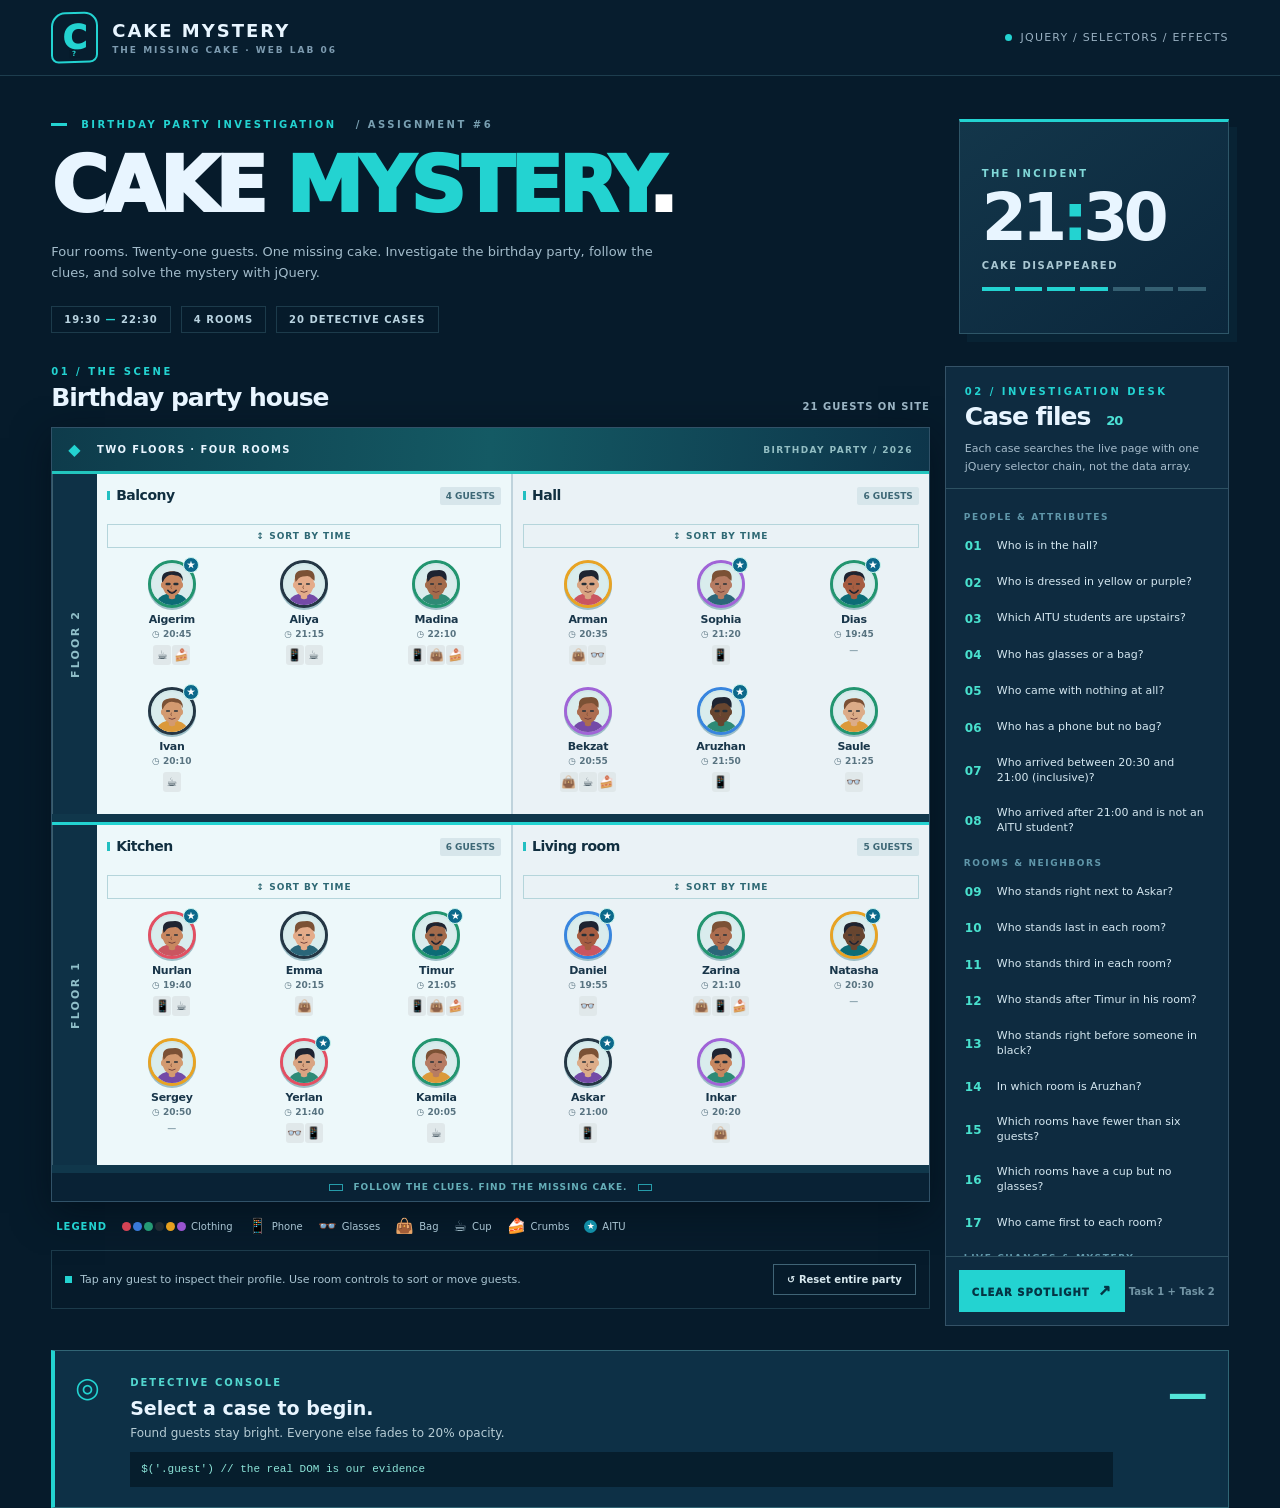
<file: index.html>
<!doctype html>
<html lang="en">
<head>
  <meta charset="utf-8" />
  <meta name="viewport" content="width=device-width,initial-scale=1" />
  <title>Cake Mystery | The Missing Cake · jQuery Assignment 6</title>
  <meta name="description" content="An interactive birthday party detective mystery using jQuery: find the missing cake with 20 selector cases and animated guest cards." />
  <link rel="stylesheet" href="css/style.css" />
</head>
<body>
  <header class="site-header">
    <a class="club-identity" href="#top" aria-label="Go to top">
      <span class="club-mark" aria-hidden="true"><span>C</span><small>?</small></span>
      <span class="identity-copy"><strong>CAKE MYSTERY</strong><small>THE MISSING CAKE · WEB LAB 06</small></span>
    </a>
    <span class="header-label"><span class="pulse-dot"></span> jQuery / Selectors / Effects</span>
  </header>

  <main id="top" class="page-shell">
    <section class="hero" aria-labelledby="title">
      <div class="hero-main">
        <span class="eyebrow"><span class="eyebrow-line"></span> BIRTHDAY PARTY INVESTIGATION <span class="small-num">/ ASSIGNMENT #6</span></span>
        <h1 id="title">CAKE <em>MYSTERY</em><span class="heading-period">.</span></h1>
        <p class="hero-lead">Four rooms. Twenty-one guests. One missing cake. Investigate the birthday party, follow the clues, and solve the mystery with jQuery.</p>
        <div class="hero-meta"><span>19:30 <b>—</b> 22:30</span><span>4 ROOMS</span><span>20 DETECTIVE CASES</span></div>
      </div>
      <div class="hero-score" aria-label="Party details">
        <span>THE INCIDENT</span>
        <strong>21<span>:</span>30</strong>
        <p>CAKE DISAPPEARED</p>
        <div class="score-minibar"><i></i><i></i><i></i><i></i><i></i><i></i><i></i></div>
      </div>
    </section>

    <div class="workspace-layout">
      <section class="workspace-main" aria-label="Interactive party house">
        <div class="section-titlebar"><div><span class="section-kicker">01 / THE SCENE</span><h2>Birthday party house</h2></div><span id="live-guest-count" class="section-caption">21 GUESTS ON SITE</span></div>
        <div class="house-frame">
          <div class="house-top"><span class="house-top-icon">◆</span><span>TWO FLOORS · FOUR ROOMS</span><span>BIRTHDAY PARTY / 2026</span></div>
          <div id="house" class="house" aria-label="Party rooms populated using jQuery"></div>
          <div class="house-bottom"><span class="pitch-marking"></span> FOLLOW THE CLUES. FIND THE MISSING CAKE. <span class="pitch-marking"></span></div>
        </div>

        <div class="legend-bar" aria-label="Visual legend">
          <span class="legend-title">LEGEND</span>
          <div class="legend-item"><span class="color-dots"><i class="c-red"></i><i class="c-blue"></i><i class="c-green"></i><i class="c-black"></i><i class="c-yellow"></i><i class="c-purple"></i></span> Clothing</div>
          <div class="legend-item"><b class="symbol-uni">📱</b> Phone</div>
          <div class="legend-item"><b class="symbol-uni">👓</b> Glasses</div>
          <div class="legend-item"><b class="symbol-uni">👜</b> Bag</div>
          <div class="legend-item"><b class="symbol-uni">☕</b> Cup</div>
          <div class="legend-item"><b class="symbol-uni">🍰</b> Crumbs</div>
          <div class="legend-item"><span class="student-dot">★</span> AITU</div>
        </div>

        <div class="toolstrip"><div><span class="toolstrip-dot"></span><span>Tap any guest to inspect their profile. Use room controls to sort or move guests.</span></div><button id="reset-button" class="subtle-action" type="button">↺ Reset entire party</button></div>
      </section>

      <aside class="investigation-panel" aria-labelledby="cases-heading">
        <div class="panel-top"><span class="section-kicker">02 / INVESTIGATION DESK</span><h2 id="cases-heading">Case files <span>20</span></h2><p>Each case searches the live page with one jQuery selector chain, not the data array.</p></div>
        <div class="case-scroll"><div id="case-list" class="case-list" aria-label="Detective cases"></div></div>
        <div class="panel-footer"><button id="clear-button" type="button" class="clear-button">CLEAR SPOTLIGHT <span>↗</span></button><span>Task 1 + Task 2</span></div>
      </aside>
    </div>

    <section class="result-panel" aria-live="polite">
      <div class="result-icon">◎</div>
      <div class="result-copy"><span id="result-eyebrow">DETECTIVE CONSOLE</span><h2 id="result-title">Select a case to begin.</h2><p id="result-detail">Found guests stay bright. Everyone else fades to 20% opacity.</p><code id="result-code">$('.guest') // the real DOM is our evidence</code></div>
      <div id="result-count" class="result-figure">—</div>
    </section>
  </main>

  <div id="modal-layer" aria-live="polite"></div>
  <script src="vendor/jquery.min.js"></script>
  <script src="js/app.js"></script>
</body>
</html>
</file>
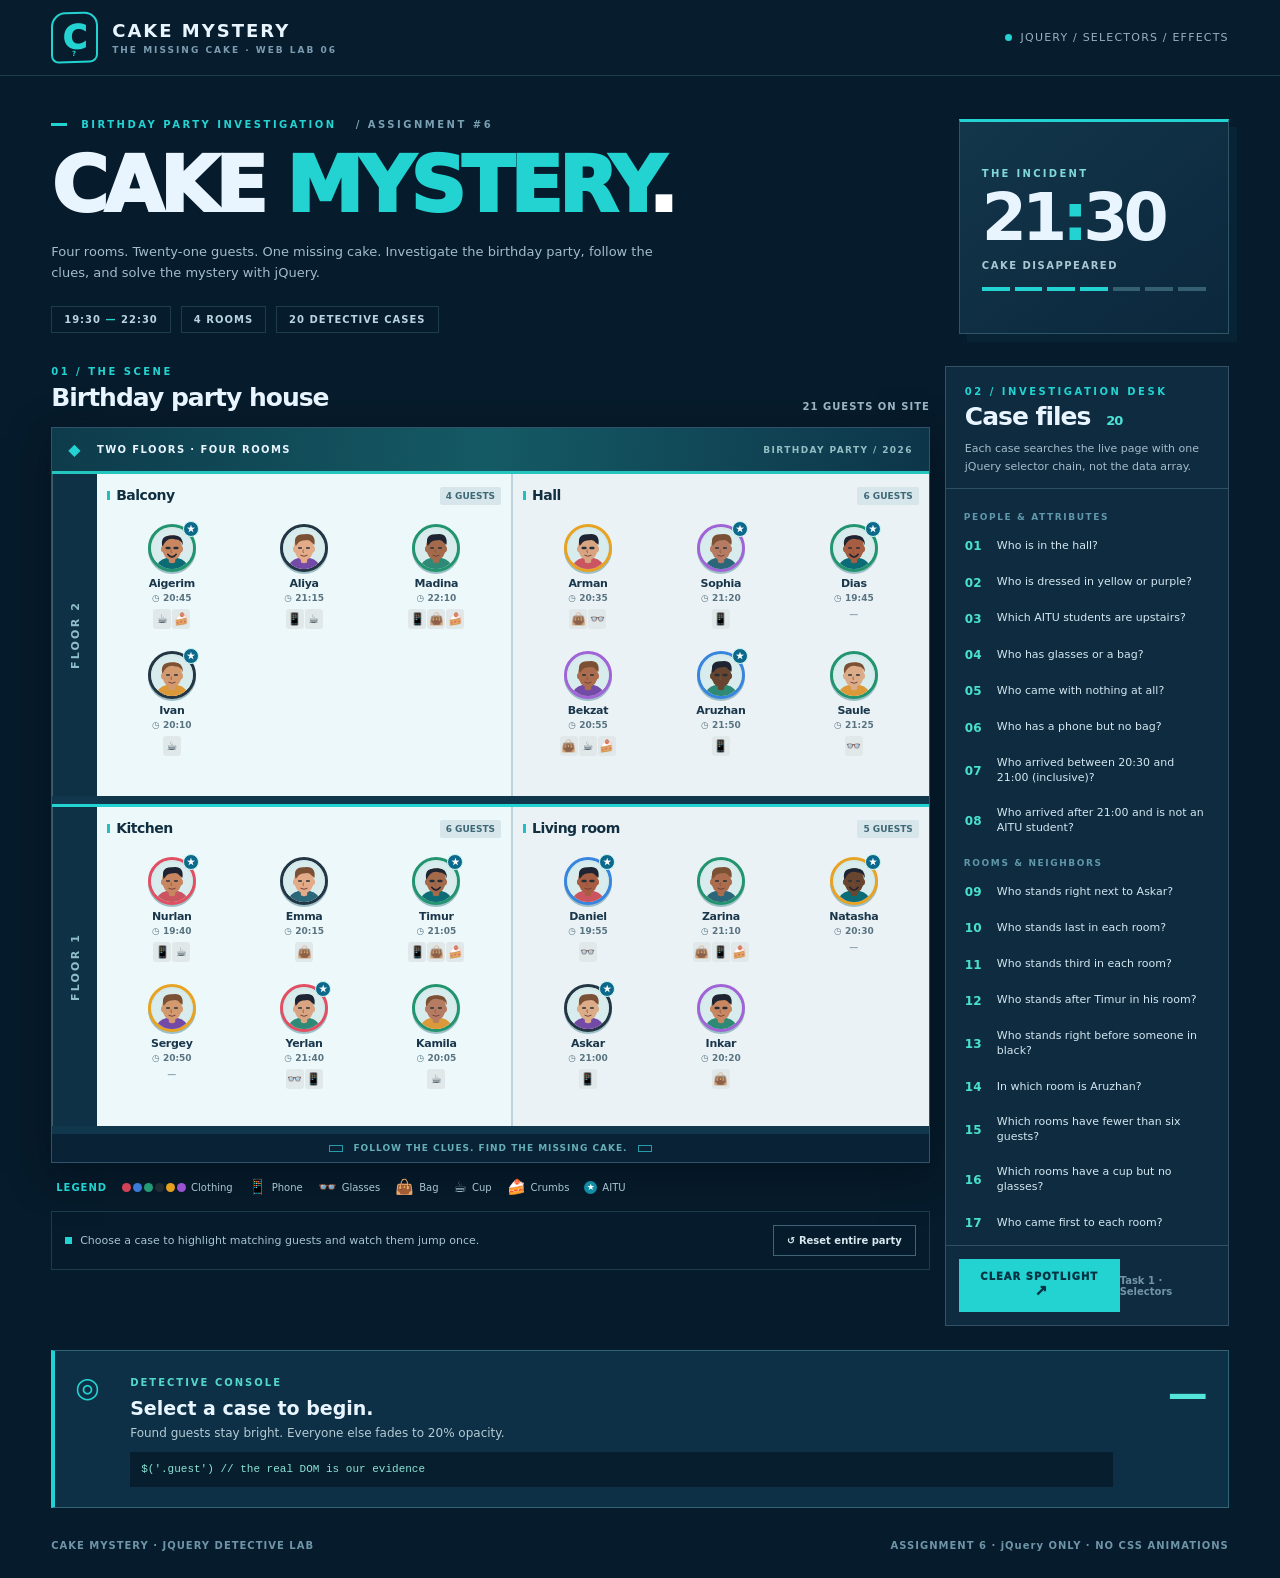
<file: Task1_Selectors/index.html>
<!doctype html>
<html lang="en">
<head>
  <meta charset="utf-8" />
  <meta name="viewport" content="width=device-width,initial-scale=1" />
  <title>Cake Mystery | The Missing Cake · jQuery Assignment 6</title>
  <meta name="description" content="An interactive birthday party detective mystery using jQuery: find the missing cake with 20 selector cases and animated guest cards." />
  <link rel="stylesheet" href="css/style.css" />
</head>
<body>
  <header class="site-header">
    <a class="club-identity" href="#top" aria-label="Go to top">
      <span class="club-mark" aria-hidden="true"><span>C</span><small>?</small></span>
      <span class="identity-copy"><strong>CAKE MYSTERY</strong><small>THE MISSING CAKE · WEB LAB 06</small></span>
    </a>
    <span class="header-label"><span class="pulse-dot"></span> jQuery / Selectors / Effects</span>
  </header>

  <main id="top" class="page-shell">
    <section class="hero" aria-labelledby="title">
      <div class="hero-main">
        <span class="eyebrow"><span class="eyebrow-line"></span> BIRTHDAY PARTY INVESTIGATION <span class="small-num">/ ASSIGNMENT #6</span></span>
        <h1 id="title">CAKE <em>MYSTERY</em><span class="heading-period">.</span></h1>
        <p class="hero-lead">Four rooms. Twenty-one guests. One missing cake. Investigate the birthday party, follow the clues, and solve the mystery with jQuery.</p>
        <div class="hero-meta"><span>19:30 <b>—</b> 22:30</span><span>4 ROOMS</span><span>20 DETECTIVE CASES</span></div>
      </div>
      <div class="hero-score" aria-label="Party details">
        <span>THE INCIDENT</span>
        <strong>21<span>:</span>30</strong>
        <p>CAKE DISAPPEARED</p>
        <div class="score-minibar"><i></i><i></i><i></i><i></i><i></i><i></i><i></i></div>
      </div>
    </section>

    <div class="workspace-layout">
      <section class="workspace-main" aria-label="Interactive party house">
        <div class="section-titlebar"><div><span class="section-kicker">01 / THE SCENE</span><h2>Birthday party house</h2></div><span id="live-guest-count" class="section-caption">21 GUESTS ON SITE</span></div>
        <div class="house-frame">
          <div class="house-top"><span class="house-top-icon">◆</span><span>TWO FLOORS · FOUR ROOMS</span><span>BIRTHDAY PARTY / 2026</span></div>
          <div id="house" class="house" aria-label="Party rooms populated using jQuery"></div>
          <div class="house-bottom"><span class="pitch-marking"></span> FOLLOW THE CLUES. FIND THE MISSING CAKE. <span class="pitch-marking"></span></div>
        </div>

        <div class="legend-bar" aria-label="Visual legend">
          <span class="legend-title">LEGEND</span>
          <div class="legend-item"><span class="color-dots"><i class="c-red"></i><i class="c-blue"></i><i class="c-green"></i><i class="c-black"></i><i class="c-yellow"></i><i class="c-purple"></i></span> Clothing</div>
          <div class="legend-item"><b class="symbol-uni">📱</b> Phone</div>
          <div class="legend-item"><b class="symbol-uni">👓</b> Glasses</div>
          <div class="legend-item"><b class="symbol-uni">👜</b> Bag</div>
          <div class="legend-item"><b class="symbol-uni">☕</b> Cup</div>
          <div class="legend-item"><b class="symbol-uni">🍰</b> Crumbs</div>
          <div class="legend-item"><span class="student-dot">★</span> AITU</div>
        </div>

        <div class="toolstrip"><div><span class="toolstrip-dot"></span><span>Choose a case to highlight matching guests and watch them jump once.</span></div><button id="reset-button" class="subtle-action" type="button">↺ Reset entire party</button></div>
      </section>

      <aside class="investigation-panel" aria-labelledby="cases-heading">
        <div class="panel-top"><span class="section-kicker">02 / INVESTIGATION DESK</span><h2 id="cases-heading">Case files <span>20</span></h2><p>Each case searches the live page with one jQuery selector chain, not the data array.</p></div>
        <div class="case-scroll"><div id="case-list" class="case-list" aria-label="Detective cases"></div></div>
        <div class="panel-footer"><button id="clear-button" type="button" class="clear-button">CLEAR SPOTLIGHT <span>↗</span></button><span>Task 1 · Selectors</span></div>
      </aside>
    </div>

    <section class="result-panel" aria-live="polite">
      <div class="result-icon">◎</div>
      <div class="result-copy"><span id="result-eyebrow">DETECTIVE CONSOLE</span><h2 id="result-title">Select a case to begin.</h2><p id="result-detail">Found guests stay bright. Everyone else fades to 20% opacity.</p><code id="result-code">$('.guest') // the real DOM is our evidence</code></div>
      <div id="result-count" class="result-figure">—</div>
    </section>
    <footer class="site-footer"><span>CAKE MYSTERY · JQUERY DETECTIVE LAB</span><span>ASSIGNMENT 6 · jQuery ONLY · NO CSS ANIMATIONS</span></footer>
  </main>

  <div id="modal-layer" aria-live="polite"></div>
  <script src="vendor/jquery.min.js"></script>
  <script src="js/app.js"></script>
</body>
</html>
</file>
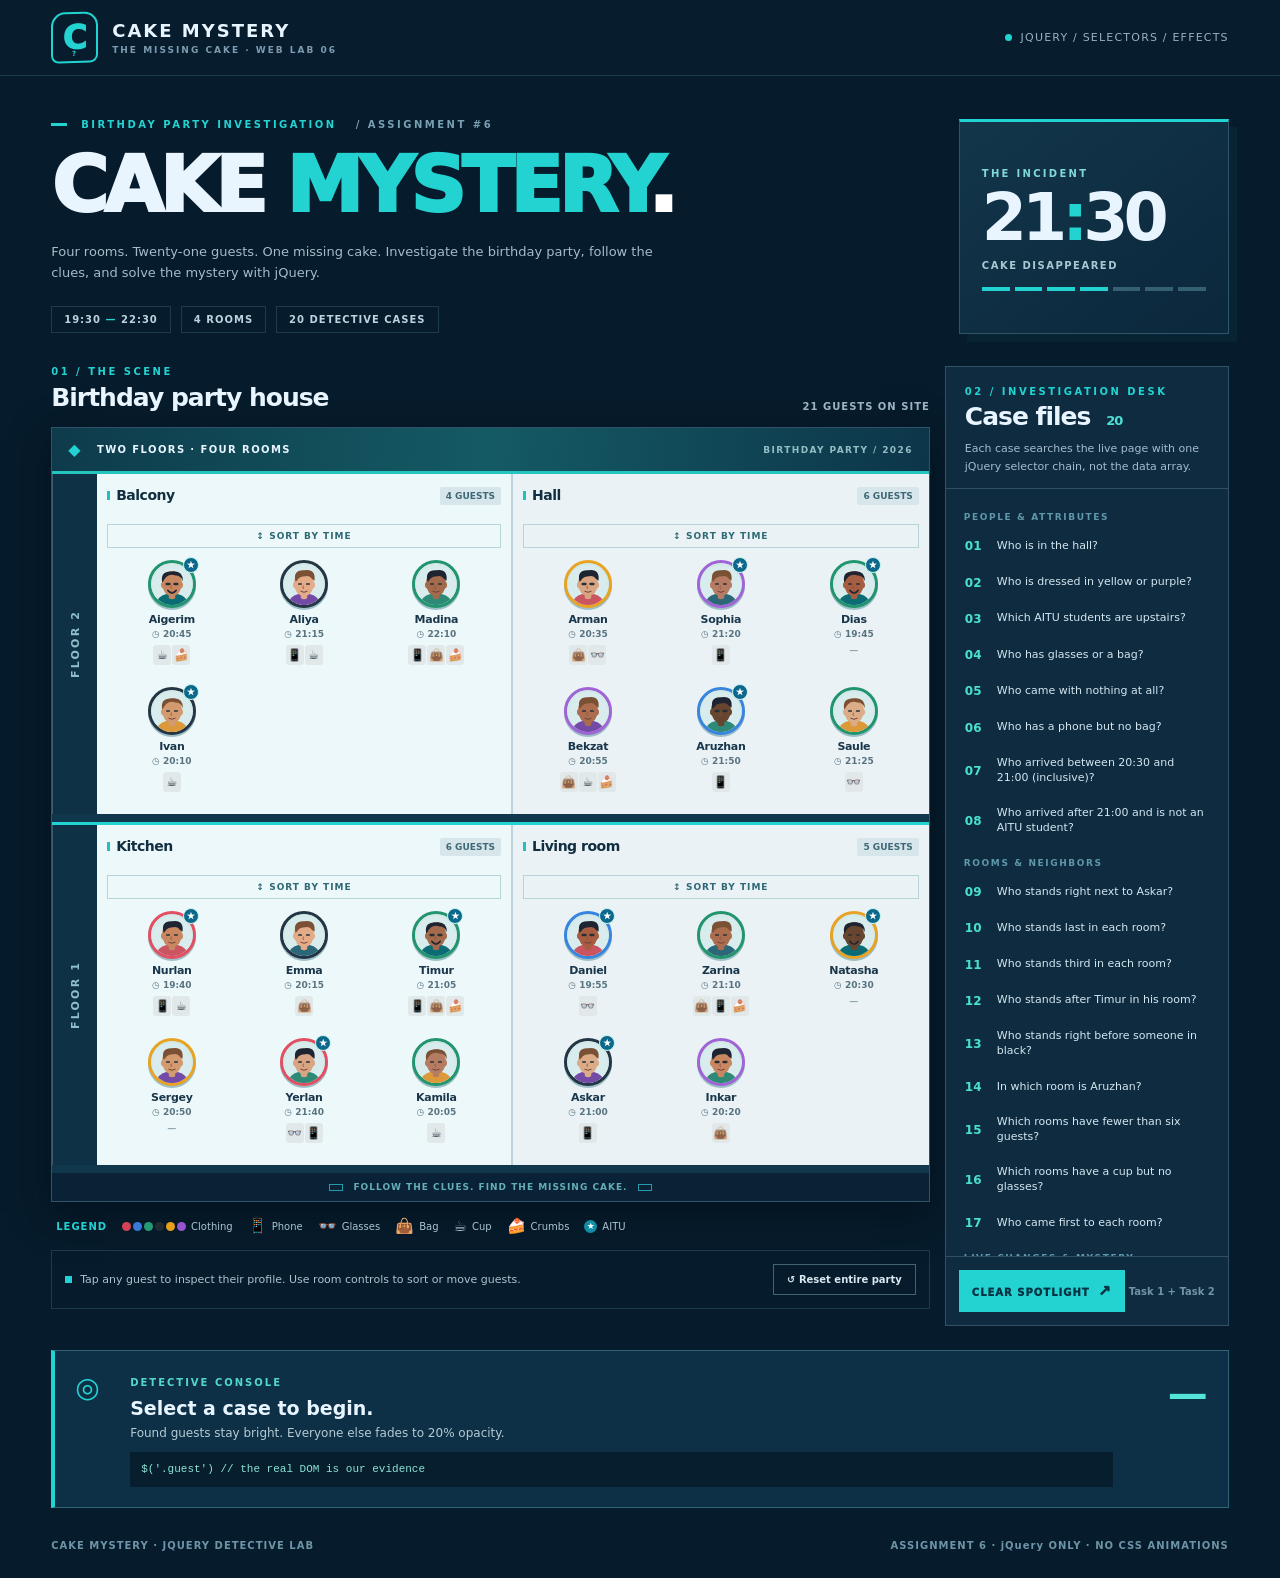
<file: Task2_Animations/index.html>
<!doctype html>
<html lang="en">
<head>
  <meta charset="utf-8" />
  <meta name="viewport" content="width=device-width,initial-scale=1" />
  <title>Cake Mystery | The Missing Cake · jQuery Assignment 6</title>
  <meta name="description" content="An interactive birthday party detective mystery using jQuery: find the missing cake with 20 selector cases and animated guest cards." />
  <link rel="stylesheet" href="css/style.css" />
</head>
<body>
  <header class="site-header">
    <a class="club-identity" href="#top" aria-label="Go to top">
      <span class="club-mark" aria-hidden="true"><span>C</span><small>?</small></span>
      <span class="identity-copy"><strong>CAKE MYSTERY</strong><small>THE MISSING CAKE · WEB LAB 06</small></span>
    </a>
    <span class="header-label"><span class="pulse-dot"></span> jQuery / Selectors / Effects</span>
  </header>

  <main id="top" class="page-shell">
    <section class="hero" aria-labelledby="title">
      <div class="hero-main">
        <span class="eyebrow"><span class="eyebrow-line"></span> BIRTHDAY PARTY INVESTIGATION <span class="small-num">/ ASSIGNMENT #6</span></span>
        <h1 id="title">CAKE <em>MYSTERY</em><span class="heading-period">.</span></h1>
        <p class="hero-lead">Four rooms. Twenty-one guests. One missing cake. Investigate the birthday party, follow the clues, and solve the mystery with jQuery.</p>
        <div class="hero-meta"><span>19:30 <b>—</b> 22:30</span><span>4 ROOMS</span><span>20 DETECTIVE CASES</span></div>
      </div>
      <div class="hero-score" aria-label="Party details">
        <span>THE INCIDENT</span>
        <strong>21<span>:</span>30</strong>
        <p>CAKE DISAPPEARED</p>
        <div class="score-minibar"><i></i><i></i><i></i><i></i><i></i><i></i><i></i></div>
      </div>
    </section>

    <div class="workspace-layout">
      <section class="workspace-main" aria-label="Interactive party house">
        <div class="section-titlebar"><div><span class="section-kicker">01 / THE SCENE</span><h2>Birthday party house</h2></div><span id="live-guest-count" class="section-caption">21 GUESTS ON SITE</span></div>
        <div class="house-frame">
          <div class="house-top"><span class="house-top-icon">◆</span><span>TWO FLOORS · FOUR ROOMS</span><span>BIRTHDAY PARTY / 2026</span></div>
          <div id="house" class="house" aria-label="Party rooms populated using jQuery"></div>
          <div class="house-bottom"><span class="pitch-marking"></span> FOLLOW THE CLUES. FIND THE MISSING CAKE. <span class="pitch-marking"></span></div>
        </div>

        <div class="legend-bar" aria-label="Visual legend">
          <span class="legend-title">LEGEND</span>
          <div class="legend-item"><span class="color-dots"><i class="c-red"></i><i class="c-blue"></i><i class="c-green"></i><i class="c-black"></i><i class="c-yellow"></i><i class="c-purple"></i></span> Clothing</div>
          <div class="legend-item"><b class="symbol-uni">📱</b> Phone</div>
          <div class="legend-item"><b class="symbol-uni">👓</b> Glasses</div>
          <div class="legend-item"><b class="symbol-uni">👜</b> Bag</div>
          <div class="legend-item"><b class="symbol-uni">☕</b> Cup</div>
          <div class="legend-item"><b class="symbol-uni">🍰</b> Crumbs</div>
          <div class="legend-item"><span class="student-dot">★</span> AITU</div>
        </div>

        <div class="toolstrip"><div><span class="toolstrip-dot"></span><span>Tap any guest to inspect their profile. Use room controls to sort or move guests.</span></div><button id="reset-button" class="subtle-action" type="button">↺ Reset entire party</button></div>
      </section>

      <aside class="investigation-panel" aria-labelledby="cases-heading">
        <div class="panel-top"><span class="section-kicker">02 / INVESTIGATION DESK</span><h2 id="cases-heading">Case files <span>20</span></h2><p>Each case searches the live page with one jQuery selector chain, not the data array.</p></div>
        <div class="case-scroll"><div id="case-list" class="case-list" aria-label="Detective cases"></div></div>
        <div class="panel-footer"><button id="clear-button" type="button" class="clear-button">CLEAR SPOTLIGHT <span>↗</span></button><span>Task 1 + Task 2</span></div>
      </aside>
    </div>

    <section class="result-panel" aria-live="polite">
      <div class="result-icon">◎</div>
      <div class="result-copy"><span id="result-eyebrow">DETECTIVE CONSOLE</span><h2 id="result-title">Select a case to begin.</h2><p id="result-detail">Found guests stay bright. Everyone else fades to 20% opacity.</p><code id="result-code">$('.guest') // the real DOM is our evidence</code></div>
      <div id="result-count" class="result-figure">—</div>
    </section>
    <footer class="site-footer"><span>CAKE MYSTERY · JQUERY DETECTIVE LAB</span><span>ASSIGNMENT 6 · jQuery ONLY · NO CSS ANIMATIONS</span></footer>
  </main>

  <div id="modal-layer" aria-live="polite"></div>
  <script src="vendor/jquery.min.js"></script>
  <script src="js/app.js"></script>
</body>
</html>
</file>
<file: css/style.css>
:root{--navy:#061b2b;--navy2:#0c2a41;--panel:#0b263a;--ink:#e8f5ff;--muted:#99b0c1;--teal:#23d3d1;--teal2:#3fe1ce;--hairline:rgba(128,202,219,.18);--paper:#eaf2f6;--guest-text:#19364a}
*{box-sizing:border-box}html{scroll-behavior:auto}body{margin:0;background:#061b2b;color:var(--ink);font-family:Inter,ui-sans-serif,system-ui,-apple-system,"Segoe UI",sans-serif}button{font:inherit;cursor:pointer}button:focus-visible,.guest:focus-visible{outline:2px solid #75f4ea;outline-offset:3px}a{color:inherit;text-decoration:none}.site-header{min-height:76px;padding:12px clamp(18px,4vw,68px);display:flex;align-items:center;justify-content:space-between;border-bottom:1px solid var(--hairline);background:#071d2e}.club-identity{display:flex;gap:14px;align-items:center}.club-mark{display:flex;align-items:center;justify-content:center;border:2px solid var(--teal);color:var(--teal);width:47px;height:51px;border-radius:14px 14px 8px 8px;transform:skewY(-2deg);position:relative}.club-mark span{font-size:33px;line-height:1;font-weight:950;letter-spacing:-4px;transform:translateX(-2px)}.club-mark small{position:absolute;bottom:3px;font-size:7px;font-weight:900;letter-spacing:1px;background:var(--navy);padding:0 3px}.identity-copy strong{display:block;font-size:18px;font-weight:900;letter-spacing:2px}.identity-copy small{display:block;color:#7d9bb0;font-size:9px;letter-spacing:2px;margin-top:4px;font-weight:750}.header-label{font-size:11px;letter-spacing:1.2px;color:var(--muted);display:flex;gap:9px;align-items:center;text-transform:uppercase}.pulse-dot{width:7px;height:7px;background:var(--teal);border-radius:100%}.page-shell{max-width:1600px;margin:auto;padding:0 clamp(18px,4vw,68px)}.hero{min-height:290px;display:grid;grid-template-columns:minmax(0,1fr) 270px;align-items:center;gap:30px;padding:36px 0 26px}.eyebrow,.section-kicker{display:block;font-size:10px;color:var(--teal);font-weight:850;letter-spacing:2.5px}.eyebrow-line{display:inline-block;width:16px;height:3px;background:var(--teal);vertical-align:middle;margin-right:8px}.small-num{color:#79a0b2;margin-left:13px}.hero h1{font-size:clamp(50px,7.5vw,110px);line-height:.95;margin:20px 0 18px;letter-spacing:-6px;font-weight:950}.hero h1 em{color:var(--teal);font-style:normal}.heading-period{color:white}.hero-lead{max-width:620px;line-height:1.65;font-size:13px;color:#a3bccb;margin:0}.hero-meta{display:flex;gap:10px;flex-wrap:wrap;margin-top:23px}.hero-meta span{font-size:10px;color:#b9d3e0;padding:7px 12px;border:1px solid var(--hairline);font-weight:800;letter-spacing:1px}.hero-meta b{color:var(--teal)}.hero-score{border:1px solid #2e5668;border-top:3px solid var(--teal);background:linear-gradient(142deg,#13364a,#0b273c);padding:22px 22px 17px;min-height:215px;display:flex;flex-direction:column;justify-content:center;box-shadow:8px 8px 0 #082334}.hero-score>span{font-size:10px;letter-spacing:2.3px;color:#80d8d8;font-weight:800}.hero-score strong{font-size:65px;letter-spacing:-5px;font-weight:900;line-height:1.2}.hero-score strong span{color:var(--teal)}.hero-score p{color:#aac8d3;font-weight:800;font-size:10px;letter-spacing:1.5px;margin:3px 0 16px}.score-minibar{display:flex;gap:5px}.score-minibar i{display:block;height:4px;background:#356072;flex:1}.score-minibar i:nth-child(-n+4){background:var(--teal)}.workspace-layout{display:grid;grid-template-columns:minmax(0,1fr) 324px;gap:22px;align-items:start}.workspace-main{min-width:0}.section-titlebar{display:flex;justify-content:space-between;align-items:end;margin-bottom:15px}.section-titlebar h2,.panel-top h2{margin:6px 0 0;font-size:25px;letter-spacing:-1px}.section-caption{font-size:10px;letter-spacing:1px;color:#9bb5c4;font-weight:800}.house-frame{background:#0a283b;border:1px solid #315268;box-shadow:0 11px 35px #020d1690}.house-top{min-height:46px;background:linear-gradient(95deg,#0e3b4b,#145a64,#0d354a);border-bottom:3px solid #23c5be;display:flex;align-items:center;gap:15px;padding:0 16px;font-size:10px;letter-spacing:1.4px;font-weight:850}.house-top-icon{font-size:16px;color:var(--teal)}.house-top span:last-child{margin-left:auto;color:#93bec3;font-size:9px}.floor{display:grid;grid-template-columns:45px minmax(0,1fr) minmax(0,1fr);background:#173d50;border-bottom:8px solid #10374b;min-height:244px}.floor+.floor{border-top:3px solid var(--teal)}.floor-sign{writing-mode:vertical-rl;transform:rotate(180deg);display:flex;align-items:center;justify-content:center;border-right:1px solid #3b5d6d;letter-spacing:2.2px;font-weight:900;font-size:11px;color:#90bfc9;background:#0e3146}.room{background:var(--paper);color:#112f40;padding:13px 10px 12px;border-right:2px solid #bfd3dc;min-width:0;position:relative}.room:last-child{border-right:0}.room:nth-child(2){background:#edf8fa}.room-header{min-height:34px;display:flex;align-items:flex-start;justify-content:space-between;gap:5px}.room-heading{margin:0;font-size:14px;font-weight:900;letter-spacing:-.5px;display:flex;align-items:center;gap:6px}.room-heading:before{content:"";height:9px;width:3px;background:#22bfc1;display:block}.room-count{font-size:9px;font-weight:850;white-space:nowrap;background:#d7e6eb;color:#3e6876;padding:4px 6px;border-radius:2px}.room-sort{width:100%;border:1px solid #b5d5db;background:transparent;color:#2e6874;font-size:9px;text-transform:uppercase;letter-spacing:1px;font-weight:900;padding:6px 2px;margin:3px 0 9px}.room-sort.is-sorted{color:#0d5461;background:#c7eeec;border-color:#5bc2c0}.guest-grid{display:grid;grid-template-columns:repeat(6,minmax(0,1fr));gap:3px;align-items:start;min-height:130px}.guest{position:relative;min-width:0;text-align:center;background:transparent;border:1px solid transparent;padding:2px 0 3px;border-radius:5px;color:var(--guest-text);outline:0;cursor:pointer;user-select:none}.guest:hover{border-color:#7ecace;background:#d7f4f3}.guest.is-found{background:#cef9f1;border-color:#2bafa7;box-shadow:0 0 0 1px #11ada4}.avatar-wrap{width:clamp(29px,3.2vw,49px);height:clamp(29px,3.2vw,49px);margin:0 auto 5px;border:3px solid var(--ring-color);border-radius:50%;display:flex;align-items:center;justify-content:center;position:relative;background:#c9e2e4;box-shadow:0 2px 0 #9cbec7}.avatar-wrap img{display:block;width:100%;height:100%;border-radius:50%;object-fit:cover}.aitu-mark{position:absolute;right:-6px;top:-6px;border:1.5px solid #c8f4ed;border-radius:100%;width:16px;height:16px;display:flex;align-items:center;justify-content:center;color:white;background:#0c698b;font-weight:1000;font-size:9px}.guest-name{font-size:clamp(8px,.8vw,11px);font-weight:900;display:block;white-space:nowrap;letter-spacing:-.3px}.guest-time{color:#587380;font-weight:750;font-size:9px;margin-top:3px;white-space:nowrap}.thing-list{display:flex;gap:1px;justify-content:center;min-height:22px;flex-wrap:wrap;margin-top:6px}.thing{height:20px;min-width:18px;display:inline-flex;align-items:center;justify-content:center;font-size:12px;border-radius:3px;background:#dde9ec;filter:saturate(.65)}.no-things{font-size:9px;color:#90a8b2;font-weight:800}.house-bottom{padding:9px;background:#092235;display:flex;justify-content:center;align-items:center;gap:10px;color:#65aeb8;font-size:9px;letter-spacing:1px;font-weight:800}.pitch-marking{display:inline-block;width:14px;height:7px;border:1px solid #269caa}.legend-bar{display:flex;align-items:center;flex-wrap:wrap;gap:12px 15px;padding:15px 5px;font-size:10px;color:#aac5d3}.legend-title{font-weight:900;letter-spacing:1px;color:var(--teal)}.legend-item{display:inline-flex;gap:5px;align-items:center}.color-dots{display:flex;gap:2px}.color-dots i{width:9px;height:9px;border-radius:50%;display:block}.c-red{background:#d44355}.c-blue{background:#3979d8}.c-green{background:#259b75}.c-black{background:#202b34}.c-yellow{background:#e7a01e}.c-purple{background:#9854d0}.symbol-uni{font-size:15px}.student-dot{width:13px;height:13px;display:flex;align-items:center;justify-content:center;color:white;background:#128da6;font-size:9px;border-radius:50%}.toolstrip{border:1px solid var(--hairline);padding:13px;display:flex;gap:8px;justify-content:space-between;align-items:center;color:#a9c4d1;font-size:11px}.toolstrip>div{display:flex;align-items:center;gap:8px}.toolstrip-dot{height:7px;width:7px;background:var(--teal);flex:none}.subtle-action{border:1px solid #406476;background:transparent;color:#d7e8ee;font-size:10px;font-weight:900;padding:9px 13px;white-space:nowrap}.subtle-action:hover{background:#154258}.investigation-panel{background:#0e2b40;border:1px solid #345267;display:flex;flex-direction:column;min-height:720px;height:min(960px,calc(100vh + 180px));position:relative}.panel-top{padding:19px 19px 13px;border-bottom:1px solid #2d5162}.panel-top h2{margin-top:5px}.panel-top h2 span{font-size:13px;color:#4de1d5;margin-left:8px}.panel-top p{font-size:11px;line-height:1.6;color:#a6bccb;margin:9px 0 0}.case-scroll{overflow-y:auto;overflow-x:hidden;flex:1}.case-list{padding:11px}.case-group-label{font-size:9px;letter-spacing:1.6px;font-weight:900;color:#6097aa;margin:12px 7px 6px}.case-button{width:100%;background:transparent;border:1px solid transparent;text-align:left;display:flex;align-items:center;gap:10px;padding:10px 9px;color:#d4e7f0;font-size:11px;line-height:1.36;border-radius:3px}.case-button:hover{background:#19445b}.case-button.is-active{background:#155263;border-color:#238b9b;color:white}.case-index{width:22px;color:#49e1ce;font-size:12px;font-weight:900;font-variant-numeric:tabular-nums;flex:none}.case-button[data-case="20"]{background:#143e4e;border:1px solid #426473}.case-button[data-case="20"].is-active{background:#106a69}.panel-footer{display:flex;align-items:center;justify-content:space-between;padding:13px;border-top:1px solid #2d5162}.clear-button{border:0;background:var(--teal);color:#043444;font-weight:950;font-size:10px;letter-spacing:1px;padding:12px 13px}.clear-button span{font-size:15px;margin-left:4px}.panel-footer>span{font-size:10px;font-weight:800;color:#7294a4}.result-panel{margin:24px 0 0;background:#0d3046;border:1px solid #316575;border-left:4px solid var(--teal);display:grid;grid-template-columns:40px minmax(0,1fr) 80px;gap:15px;padding:20px;align-items:start}.result-icon{color:var(--teal);font-size:28px}.result-copy>span{color:#52d7cf;font-size:10px;letter-spacing:2px;font-weight:900}.result-copy h2{margin:7px 0 5px;font-size:19px}.result-copy p{color:#b5cbd4;font-size:12px;line-height:1.5;margin:0 0 10px}.result-copy code{font-size:11px;display:block;padding:9px 11px;background:#061e2d;color:#8ce4d8;white-space:pre-wrap;overflow-wrap:anywhere;line-height:1.5}.result-figure{text-align:right;font-size:40px;font-weight:900;color:#53e5d9}.site-footer{padding:32px 0 27px;display:flex;justify-content:space-between;gap:20px;font-size:10px;color:#6e94a7;letter-spacing:1px;font-weight:800}
/* Popup, animated exclusively by jQuery. */
#modal-layer{position:relative;z-index:50}.info-shade{position:fixed;inset:0;background:rgba(2,14,24,.55);pointer-events:none}.info-card{position:fixed;z-index:52;background:#e9f4f5;color:#0d3345;overflow:hidden;border:2px solid #39d9cb;box-shadow:0 24px 100px rgba(0,0,0,.52);border-radius:8px;pointer-events:auto}.info-body{padding:22px;opacity:0}.info-head{display:flex;align-items:center;gap:13px}.info-head img{width:67px;height:67px;border-radius:50%;border:4px solid var(--ring-color);background:#cae3e4}.info-name{font-size:23px;margin:0;font-weight:950;letter-spacing:-1px}.info-sub{margin-top:4px;color:#54717e;font-size:11px;font-weight:800;text-transform:uppercase;letter-spacing:1px}.info-details{border-top:1px solid #bcd3d8;margin-top:16px;padding-top:12px}.info-row{font-size:12px;margin:10px 0;line-height:1.5}.info-row strong{display:inline-block;min-width:72px}.move-title{margin:18px 0 8px;font-size:10px;letter-spacing:1.5px;color:#386e78;font-weight:950}.move-buttons{display:grid;grid-template-columns:1fr 1fr;gap:7px}.move-button{background:#0a4353;color:white;border:0;padding:10px 5px;font-size:10px;font-weight:850}.move-button:hover{background:#087687}.info-close{position:absolute;right:10px;top:6px;background:transparent;color:#446b75;font-size:22px;border:0;line-height:1;padding:4px}.info-note{font-size:10px;color:#68858a;margin:14px 0 0}.flight-card{position:absolute;z-index:90;background:#c6f4ee;border:2px solid #12c2bb;border-radius:7px;pointer-events:none}.flight-card .avatar-wrap{width:49px;height:49px}.flight-card .guest-name{font-size:11px}.flight-card .guest-time{font-size:10px}.flight-card .thing{min-width:18px}
@media(max-width:1320px){.workspace-layout{grid-template-columns:minmax(0,1fr) 284px;gap:15px}.guest-grid{grid-template-columns:repeat(3,minmax(0,1fr));row-gap:8px}.avatar-wrap{width:48px;height:48px}.guest-name{font-size:11px}.floor{min-height:330px}.guest-grid{min-height:245px}.case-button{padding:9px 7px}}@media(max-width:990px){.workspace-layout{grid-template-columns:1fr}.investigation-panel{height:600px;min-height:0}.guest-grid{grid-template-columns:repeat(6,minmax(0,1fr));min-height:145px}.floor{min-height:260px}.hero{grid-template-columns:1fr 220px}.hero h1{letter-spacing:-3px}.avatar-wrap{width:45px;height:45px}}@media(max-width:650px){.site-header{padding:10px 16px}.header-label{display:none}.page-shell{padding:0 12px}.hero{grid-template-columns:1fr;gap:16px;padding:30px 0}.hero h1{font-size:63px;margin:14px 0}.hero-score{min-height:0;padding:14px;display:block}.hero-score strong{font-size:42px;display:block}.hero-score p{margin:0 0 8px}.floor{grid-template-columns:26px minmax(0,1fr);min-height:0}.floor-sign{grid-row:1 / 3}.room{padding:10px 8px}.room:last-child{border-top:4px solid #16526c}.guest-grid{grid-template-columns:repeat(3,minmax(0,1fr));min-height:140px}.avatar-wrap{width:48px;height:48px}.house-top span:last-child{display:none}.house-top{font-size:9px}.toolstrip{align-items:stretch;flex-direction:column}.section-caption{display:none}.result-panel{grid-template-columns:24px minmax(0,1fr);padding:13px;gap:9px}.result-figure{grid-column:2;text-align:left;font-size:27px}.site-footer{flex-direction:column;gap:6px}.legend-bar{gap:9px}}

/* The mystery headline has a longer name than the previous page title. */
.hero h1{font-size:clamp(45px,6vw,80px);letter-spacing:-4px}
@media(max-width:700px){.hero h1{font-size:clamp(42px,9vw,65px)}}
</file>
<file: Task1_Selectors/css/style.css>
:root{--navy:#061b2b;--navy2:#0c2a41;--panel:#0b263a;--ink:#e8f5ff;--muted:#99b0c1;--teal:#23d3d1;--teal2:#3fe1ce;--hairline:rgba(128,202,219,.18);--paper:#eaf2f6;--guest-text:#19364a}
*{box-sizing:border-box}html{scroll-behavior:auto}body{margin:0;background:#061b2b;color:var(--ink);font-family:Inter,ui-sans-serif,system-ui,-apple-system,"Segoe UI",sans-serif}button{font:inherit;cursor:pointer}button:focus-visible,.guest:focus-visible{outline:2px solid #75f4ea;outline-offset:3px}a{color:inherit;text-decoration:none}.site-header{min-height:76px;padding:12px clamp(18px,4vw,68px);display:flex;align-items:center;justify-content:space-between;border-bottom:1px solid var(--hairline);background:#071d2e}.club-identity{display:flex;gap:14px;align-items:center}.club-mark{display:flex;align-items:center;justify-content:center;border:2px solid var(--teal);color:var(--teal);width:47px;height:51px;border-radius:14px 14px 8px 8px;transform:skewY(-2deg);position:relative}.club-mark span{font-size:33px;line-height:1;font-weight:950;letter-spacing:-4px;transform:translateX(-2px)}.club-mark small{position:absolute;bottom:3px;font-size:7px;font-weight:900;letter-spacing:1px;background:var(--navy);padding:0 3px}.identity-copy strong{display:block;font-size:18px;font-weight:900;letter-spacing:2px}.identity-copy small{display:block;color:#7d9bb0;font-size:9px;letter-spacing:2px;margin-top:4px;font-weight:750}.header-label{font-size:11px;letter-spacing:1.2px;color:var(--muted);display:flex;gap:9px;align-items:center;text-transform:uppercase}.pulse-dot{width:7px;height:7px;background:var(--teal);border-radius:100%}.page-shell{max-width:1600px;margin:auto;padding:0 clamp(18px,4vw,68px)}.hero{min-height:290px;display:grid;grid-template-columns:minmax(0,1fr) 270px;align-items:center;gap:30px;padding:36px 0 26px}.eyebrow,.section-kicker{display:block;font-size:10px;color:var(--teal);font-weight:850;letter-spacing:2.5px}.eyebrow-line{display:inline-block;width:16px;height:3px;background:var(--teal);vertical-align:middle;margin-right:8px}.small-num{color:#79a0b2;margin-left:13px}.hero h1{font-size:clamp(50px,7.5vw,110px);line-height:.95;margin:20px 0 18px;letter-spacing:-6px;font-weight:950}.hero h1 em{color:var(--teal);font-style:normal}.heading-period{color:white}.hero-lead{max-width:620px;line-height:1.65;font-size:13px;color:#a3bccb;margin:0}.hero-meta{display:flex;gap:10px;flex-wrap:wrap;margin-top:23px}.hero-meta span{font-size:10px;color:#b9d3e0;padding:7px 12px;border:1px solid var(--hairline);font-weight:800;letter-spacing:1px}.hero-meta b{color:var(--teal)}.hero-score{border:1px solid #2e5668;border-top:3px solid var(--teal);background:linear-gradient(142deg,#13364a,#0b273c);padding:22px 22px 17px;min-height:215px;display:flex;flex-direction:column;justify-content:center;box-shadow:8px 8px 0 #082334}.hero-score>span{font-size:10px;letter-spacing:2.3px;color:#80d8d8;font-weight:800}.hero-score strong{font-size:65px;letter-spacing:-5px;font-weight:900;line-height:1.2}.hero-score strong span{color:var(--teal)}.hero-score p{color:#aac8d3;font-weight:800;font-size:10px;letter-spacing:1.5px;margin:3px 0 16px}.score-minibar{display:flex;gap:5px}.score-minibar i{display:block;height:4px;background:#356072;flex:1}.score-minibar i:nth-child(-n+4){background:var(--teal)}.workspace-layout{display:grid;grid-template-columns:minmax(0,1fr) 324px;gap:22px;align-items:start}.workspace-main{min-width:0}.section-titlebar{display:flex;justify-content:space-between;align-items:end;margin-bottom:15px}.section-titlebar h2,.panel-top h2{margin:6px 0 0;font-size:25px;letter-spacing:-1px}.section-caption{font-size:10px;letter-spacing:1px;color:#9bb5c4;font-weight:800}.house-frame{background:#0a283b;border:1px solid #315268;box-shadow:0 11px 35px #020d1690}.house-top{min-height:46px;background:linear-gradient(95deg,#0e3b4b,#145a64,#0d354a);border-bottom:3px solid #23c5be;display:flex;align-items:center;gap:15px;padding:0 16px;font-size:10px;letter-spacing:1.4px;font-weight:850}.house-top-icon{font-size:16px;color:var(--teal)}.house-top span:last-child{margin-left:auto;color:#93bec3;font-size:9px}.floor{display:grid;grid-template-columns:45px minmax(0,1fr) minmax(0,1fr);background:#173d50;border-bottom:8px solid #10374b;min-height:244px}.floor+.floor{border-top:3px solid var(--teal)}.floor-sign{writing-mode:vertical-rl;transform:rotate(180deg);display:flex;align-items:center;justify-content:center;border-right:1px solid #3b5d6d;letter-spacing:2.2px;font-weight:900;font-size:11px;color:#90bfc9;background:#0e3146}.room{background:var(--paper);color:#112f40;padding:13px 10px 12px;border-right:2px solid #bfd3dc;min-width:0;position:relative}.room:last-child{border-right:0}.room:nth-child(2){background:#edf8fa}.room-header{min-height:34px;display:flex;align-items:flex-start;justify-content:space-between;gap:5px}.room-heading{margin:0;font-size:14px;font-weight:900;letter-spacing:-.5px;display:flex;align-items:center;gap:6px}.room-heading:before{content:"";height:9px;width:3px;background:#22bfc1;display:block}.room-count{font-size:9px;font-weight:850;white-space:nowrap;background:#d7e6eb;color:#3e6876;padding:4px 6px;border-radius:2px}.room-sort{width:100%;border:1px solid #b5d5db;background:transparent;color:#2e6874;font-size:9px;text-transform:uppercase;letter-spacing:1px;font-weight:900;padding:6px 2px;margin:3px 0 9px}.room-sort.is-sorted{color:#0d5461;background:#c7eeec;border-color:#5bc2c0}.guest-grid{display:grid;grid-template-columns:repeat(6,minmax(0,1fr));gap:3px;align-items:start;min-height:130px}.guest{position:relative;min-width:0;text-align:center;background:transparent;border:1px solid transparent;padding:2px 0 3px;border-radius:5px;color:var(--guest-text);outline:0;cursor:pointer;user-select:none}.guest:hover{border-color:#7ecace;background:#d7f4f3}.guest.is-found{background:#cef9f1;border-color:#2bafa7;box-shadow:0 0 0 1px #11ada4}.avatar-wrap{width:clamp(29px,3.2vw,49px);height:clamp(29px,3.2vw,49px);margin:0 auto 5px;border:3px solid var(--ring-color);border-radius:50%;display:flex;align-items:center;justify-content:center;position:relative;background:#c9e2e4;box-shadow:0 2px 0 #9cbec7}.avatar-wrap img{display:block;width:100%;height:100%;border-radius:50%;object-fit:cover}.aitu-mark{position:absolute;right:-6px;top:-6px;border:1.5px solid #c8f4ed;border-radius:100%;width:16px;height:16px;display:flex;align-items:center;justify-content:center;color:white;background:#0c698b;font-weight:1000;font-size:9px}.guest-name{font-size:clamp(8px,.8vw,11px);font-weight:900;display:block;white-space:nowrap;letter-spacing:-.3px}.guest-time{color:#587380;font-weight:750;font-size:9px;margin-top:3px;white-space:nowrap}.thing-list{display:flex;gap:1px;justify-content:center;min-height:22px;flex-wrap:wrap;margin-top:6px}.thing{height:20px;min-width:18px;display:inline-flex;align-items:center;justify-content:center;font-size:12px;border-radius:3px;background:#dde9ec;filter:saturate(.65)}.no-things{font-size:9px;color:#90a8b2;font-weight:800}.house-bottom{padding:9px;background:#092235;display:flex;justify-content:center;align-items:center;gap:10px;color:#65aeb8;font-size:9px;letter-spacing:1px;font-weight:800}.pitch-marking{display:inline-block;width:14px;height:7px;border:1px solid #269caa}.legend-bar{display:flex;align-items:center;flex-wrap:wrap;gap:12px 15px;padding:15px 5px;font-size:10px;color:#aac5d3}.legend-title{font-weight:900;letter-spacing:1px;color:var(--teal)}.legend-item{display:inline-flex;gap:5px;align-items:center}.color-dots{display:flex;gap:2px}.color-dots i{width:9px;height:9px;border-radius:50%;display:block}.c-red{background:#d44355}.c-blue{background:#3979d8}.c-green{background:#259b75}.c-black{background:#202b34}.c-yellow{background:#e7a01e}.c-purple{background:#9854d0}.symbol-uni{font-size:15px}.student-dot{width:13px;height:13px;display:flex;align-items:center;justify-content:center;color:white;background:#128da6;font-size:9px;border-radius:50%}.toolstrip{border:1px solid var(--hairline);padding:13px;display:flex;gap:8px;justify-content:space-between;align-items:center;color:#a9c4d1;font-size:11px}.toolstrip>div{display:flex;align-items:center;gap:8px}.toolstrip-dot{height:7px;width:7px;background:var(--teal);flex:none}.subtle-action{border:1px solid #406476;background:transparent;color:#d7e8ee;font-size:10px;font-weight:900;padding:9px 13px;white-space:nowrap}.subtle-action:hover{background:#154258}.investigation-panel{background:#0e2b40;border:1px solid #345267;display:flex;flex-direction:column;min-height:720px;height:min(960px,calc(100vh + 180px));position:relative}.panel-top{padding:19px 19px 13px;border-bottom:1px solid #2d5162}.panel-top h2{margin-top:5px}.panel-top h2 span{font-size:13px;color:#4de1d5;margin-left:8px}.panel-top p{font-size:11px;line-height:1.6;color:#a6bccb;margin:9px 0 0}.case-scroll{overflow-y:auto;overflow-x:hidden;flex:1}.case-list{padding:11px}.case-group-label{font-size:9px;letter-spacing:1.6px;font-weight:900;color:#6097aa;margin:12px 7px 6px}.case-button{width:100%;background:transparent;border:1px solid transparent;text-align:left;display:flex;align-items:center;gap:10px;padding:10px 9px;color:#d4e7f0;font-size:11px;line-height:1.36;border-radius:3px}.case-button:hover{background:#19445b}.case-button.is-active{background:#155263;border-color:#238b9b;color:white}.case-index{width:22px;color:#49e1ce;font-size:12px;font-weight:900;font-variant-numeric:tabular-nums;flex:none}.case-button[data-case="20"]{background:#143e4e;border:1px solid #426473}.case-button[data-case="20"].is-active{background:#106a69}.panel-footer{display:flex;align-items:center;justify-content:space-between;padding:13px;border-top:1px solid #2d5162}.clear-button{border:0;background:var(--teal);color:#043444;font-weight:950;font-size:10px;letter-spacing:1px;padding:12px 13px}.clear-button span{font-size:15px;margin-left:4px}.panel-footer>span{font-size:10px;font-weight:800;color:#7294a4}.result-panel{margin:24px 0 0;background:#0d3046;border:1px solid #316575;border-left:4px solid var(--teal);display:grid;grid-template-columns:40px minmax(0,1fr) 80px;gap:15px;padding:20px;align-items:start}.result-icon{color:var(--teal);font-size:28px}.result-copy>span{color:#52d7cf;font-size:10px;letter-spacing:2px;font-weight:900}.result-copy h2{margin:7px 0 5px;font-size:19px}.result-copy p{color:#b5cbd4;font-size:12px;line-height:1.5;margin:0 0 10px}.result-copy code{font-size:11px;display:block;padding:9px 11px;background:#061e2d;color:#8ce4d8;white-space:pre-wrap;overflow-wrap:anywhere;line-height:1.5}.result-figure{text-align:right;font-size:40px;font-weight:900;color:#53e5d9}.site-footer{padding:32px 0 27px;display:flex;justify-content:space-between;gap:20px;font-size:10px;color:#6e94a7;letter-spacing:1px;font-weight:800}
/* Popup, animated exclusively by jQuery. */
#modal-layer{position:relative;z-index:50}.info-shade{position:fixed;inset:0;background:rgba(2,14,24,.55);pointer-events:none}.info-card{position:fixed;z-index:52;background:#e9f4f5;color:#0d3345;overflow:hidden;border:2px solid #39d9cb;box-shadow:0 24px 100px rgba(0,0,0,.52);border-radius:8px;pointer-events:auto}.info-body{padding:22px;opacity:0}.info-head{display:flex;align-items:center;gap:13px}.info-head img{width:67px;height:67px;border-radius:50%;border:4px solid var(--ring-color);background:#cae3e4}.info-name{font-size:23px;margin:0;font-weight:950;letter-spacing:-1px}.info-sub{margin-top:4px;color:#54717e;font-size:11px;font-weight:800;text-transform:uppercase;letter-spacing:1px}.info-details{border-top:1px solid #bcd3d8;margin-top:16px;padding-top:12px}.info-row{font-size:12px;margin:10px 0;line-height:1.5}.info-row strong{display:inline-block;min-width:72px}.move-title{margin:18px 0 8px;font-size:10px;letter-spacing:1.5px;color:#386e78;font-weight:950}.move-buttons{display:grid;grid-template-columns:1fr 1fr;gap:7px}.move-button{background:#0a4353;color:white;border:0;padding:10px 5px;font-size:10px;font-weight:850}.move-button:hover{background:#087687}.info-close{position:absolute;right:10px;top:6px;background:transparent;color:#446b75;font-size:22px;border:0;line-height:1;padding:4px}.info-note{font-size:10px;color:#68858a;margin:14px 0 0}.flight-card{position:absolute;z-index:90;background:#c6f4ee;border:2px solid #12c2bb;border-radius:7px;pointer-events:none}.flight-card .avatar-wrap{width:49px;height:49px}.flight-card .guest-name{font-size:11px}.flight-card .guest-time{font-size:10px}.flight-card .thing{min-width:18px}
@media(max-width:1320px){.workspace-layout{grid-template-columns:minmax(0,1fr) 284px;gap:15px}.guest-grid{grid-template-columns:repeat(3,minmax(0,1fr));row-gap:8px}.avatar-wrap{width:48px;height:48px}.guest-name{font-size:11px}.floor{min-height:330px}.guest-grid{min-height:245px}.case-button{padding:9px 7px}}@media(max-width:990px){.workspace-layout{grid-template-columns:1fr}.investigation-panel{height:600px;min-height:0}.guest-grid{grid-template-columns:repeat(6,minmax(0,1fr));min-height:145px}.floor{min-height:260px}.hero{grid-template-columns:1fr 220px}.hero h1{letter-spacing:-3px}.avatar-wrap{width:45px;height:45px}}@media(max-width:650px){.site-header{padding:10px 16px}.header-label{display:none}.page-shell{padding:0 12px}.hero{grid-template-columns:1fr;gap:16px;padding:30px 0}.hero h1{font-size:63px;margin:14px 0}.hero-score{min-height:0;padding:14px;display:block}.hero-score strong{font-size:42px;display:block}.hero-score p{margin:0 0 8px}.floor{grid-template-columns:26px minmax(0,1fr);min-height:0}.floor-sign{grid-row:1 / 3}.room{padding:10px 8px}.room:last-child{border-top:4px solid #16526c}.guest-grid{grid-template-columns:repeat(3,minmax(0,1fr));min-height:140px}.avatar-wrap{width:48px;height:48px}.house-top span:last-child{display:none}.house-top{font-size:9px}.toolstrip{align-items:stretch;flex-direction:column}.section-caption{display:none}.result-panel{grid-template-columns:24px minmax(0,1fr);padding:13px;gap:9px}.result-figure{grid-column:2;text-align:left;font-size:27px}.site-footer{flex-direction:column;gap:6px}.legend-bar{gap:9px}}

/* Task 1-only: animation/sort controls are introduced in Task 2. */
.room-sort{display:none}.guest{cursor:default}

/* The mystery headline has a longer name than the previous page title. */
.hero h1{font-size:clamp(45px,6vw,80px);letter-spacing:-4px}
@media(max-width:700px){.hero h1{font-size:clamp(42px,9vw,65px)}}
</file>
<file: Task2_Animations/css/style.css>
:root{--navy:#061b2b;--navy2:#0c2a41;--panel:#0b263a;--ink:#e8f5ff;--muted:#99b0c1;--teal:#23d3d1;--teal2:#3fe1ce;--hairline:rgba(128,202,219,.18);--paper:#eaf2f6;--guest-text:#19364a}
*{box-sizing:border-box}html{scroll-behavior:auto}body{margin:0;background:#061b2b;color:var(--ink);font-family:Inter,ui-sans-serif,system-ui,-apple-system,"Segoe UI",sans-serif}button{font:inherit;cursor:pointer}button:focus-visible,.guest:focus-visible{outline:2px solid #75f4ea;outline-offset:3px}a{color:inherit;text-decoration:none}.site-header{min-height:76px;padding:12px clamp(18px,4vw,68px);display:flex;align-items:center;justify-content:space-between;border-bottom:1px solid var(--hairline);background:#071d2e}.club-identity{display:flex;gap:14px;align-items:center}.club-mark{display:flex;align-items:center;justify-content:center;border:2px solid var(--teal);color:var(--teal);width:47px;height:51px;border-radius:14px 14px 8px 8px;transform:skewY(-2deg);position:relative}.club-mark span{font-size:33px;line-height:1;font-weight:950;letter-spacing:-4px;transform:translateX(-2px)}.club-mark small{position:absolute;bottom:3px;font-size:7px;font-weight:900;letter-spacing:1px;background:var(--navy);padding:0 3px}.identity-copy strong{display:block;font-size:18px;font-weight:900;letter-spacing:2px}.identity-copy small{display:block;color:#7d9bb0;font-size:9px;letter-spacing:2px;margin-top:4px;font-weight:750}.header-label{font-size:11px;letter-spacing:1.2px;color:var(--muted);display:flex;gap:9px;align-items:center;text-transform:uppercase}.pulse-dot{width:7px;height:7px;background:var(--teal);border-radius:100%}.page-shell{max-width:1600px;margin:auto;padding:0 clamp(18px,4vw,68px)}.hero{min-height:290px;display:grid;grid-template-columns:minmax(0,1fr) 270px;align-items:center;gap:30px;padding:36px 0 26px}.eyebrow,.section-kicker{display:block;font-size:10px;color:var(--teal);font-weight:850;letter-spacing:2.5px}.eyebrow-line{display:inline-block;width:16px;height:3px;background:var(--teal);vertical-align:middle;margin-right:8px}.small-num{color:#79a0b2;margin-left:13px}.hero h1{font-size:clamp(50px,7.5vw,110px);line-height:.95;margin:20px 0 18px;letter-spacing:-6px;font-weight:950}.hero h1 em{color:var(--teal);font-style:normal}.heading-period{color:white}.hero-lead{max-width:620px;line-height:1.65;font-size:13px;color:#a3bccb;margin:0}.hero-meta{display:flex;gap:10px;flex-wrap:wrap;margin-top:23px}.hero-meta span{font-size:10px;color:#b9d3e0;padding:7px 12px;border:1px solid var(--hairline);font-weight:800;letter-spacing:1px}.hero-meta b{color:var(--teal)}.hero-score{border:1px solid #2e5668;border-top:3px solid var(--teal);background:linear-gradient(142deg,#13364a,#0b273c);padding:22px 22px 17px;min-height:215px;display:flex;flex-direction:column;justify-content:center;box-shadow:8px 8px 0 #082334}.hero-score>span{font-size:10px;letter-spacing:2.3px;color:#80d8d8;font-weight:800}.hero-score strong{font-size:65px;letter-spacing:-5px;font-weight:900;line-height:1.2}.hero-score strong span{color:var(--teal)}.hero-score p{color:#aac8d3;font-weight:800;font-size:10px;letter-spacing:1.5px;margin:3px 0 16px}.score-minibar{display:flex;gap:5px}.score-minibar i{display:block;height:4px;background:#356072;flex:1}.score-minibar i:nth-child(-n+4){background:var(--teal)}.workspace-layout{display:grid;grid-template-columns:minmax(0,1fr) 324px;gap:22px;align-items:start}.workspace-main{min-width:0}.section-titlebar{display:flex;justify-content:space-between;align-items:end;margin-bottom:15px}.section-titlebar h2,.panel-top h2{margin:6px 0 0;font-size:25px;letter-spacing:-1px}.section-caption{font-size:10px;letter-spacing:1px;color:#9bb5c4;font-weight:800}.house-frame{background:#0a283b;border:1px solid #315268;box-shadow:0 11px 35px #020d1690}.house-top{min-height:46px;background:linear-gradient(95deg,#0e3b4b,#145a64,#0d354a);border-bottom:3px solid #23c5be;display:flex;align-items:center;gap:15px;padding:0 16px;font-size:10px;letter-spacing:1.4px;font-weight:850}.house-top-icon{font-size:16px;color:var(--teal)}.house-top span:last-child{margin-left:auto;color:#93bec3;font-size:9px}.floor{display:grid;grid-template-columns:45px minmax(0,1fr) minmax(0,1fr);background:#173d50;border-bottom:8px solid #10374b;min-height:244px}.floor+.floor{border-top:3px solid var(--teal)}.floor-sign{writing-mode:vertical-rl;transform:rotate(180deg);display:flex;align-items:center;justify-content:center;border-right:1px solid #3b5d6d;letter-spacing:2.2px;font-weight:900;font-size:11px;color:#90bfc9;background:#0e3146}.room{background:var(--paper);color:#112f40;padding:13px 10px 12px;border-right:2px solid #bfd3dc;min-width:0;position:relative}.room:last-child{border-right:0}.room:nth-child(2){background:#edf8fa}.room-header{min-height:34px;display:flex;align-items:flex-start;justify-content:space-between;gap:5px}.room-heading{margin:0;font-size:14px;font-weight:900;letter-spacing:-.5px;display:flex;align-items:center;gap:6px}.room-heading:before{content:"";height:9px;width:3px;background:#22bfc1;display:block}.room-count{font-size:9px;font-weight:850;white-space:nowrap;background:#d7e6eb;color:#3e6876;padding:4px 6px;border-radius:2px}.room-sort{width:100%;border:1px solid #b5d5db;background:transparent;color:#2e6874;font-size:9px;text-transform:uppercase;letter-spacing:1px;font-weight:900;padding:6px 2px;margin:3px 0 9px}.room-sort.is-sorted{color:#0d5461;background:#c7eeec;border-color:#5bc2c0}.guest-grid{display:grid;grid-template-columns:repeat(6,minmax(0,1fr));gap:3px;align-items:start;min-height:130px}.guest{position:relative;min-width:0;text-align:center;background:transparent;border:1px solid transparent;padding:2px 0 3px;border-radius:5px;color:var(--guest-text);outline:0;cursor:pointer;user-select:none}.guest:hover{border-color:#7ecace;background:#d7f4f3}.guest.is-found{background:#cef9f1;border-color:#2bafa7;box-shadow:0 0 0 1px #11ada4}.avatar-wrap{width:clamp(29px,3.2vw,49px);height:clamp(29px,3.2vw,49px);margin:0 auto 5px;border:3px solid var(--ring-color);border-radius:50%;display:flex;align-items:center;justify-content:center;position:relative;background:#c9e2e4;box-shadow:0 2px 0 #9cbec7}.avatar-wrap img{display:block;width:100%;height:100%;border-radius:50%;object-fit:cover}.aitu-mark{position:absolute;right:-6px;top:-6px;border:1.5px solid #c8f4ed;border-radius:100%;width:16px;height:16px;display:flex;align-items:center;justify-content:center;color:white;background:#0c698b;font-weight:1000;font-size:9px}.guest-name{font-size:clamp(8px,.8vw,11px);font-weight:900;display:block;white-space:nowrap;letter-spacing:-.3px}.guest-time{color:#587380;font-weight:750;font-size:9px;margin-top:3px;white-space:nowrap}.thing-list{display:flex;gap:1px;justify-content:center;min-height:22px;flex-wrap:wrap;margin-top:6px}.thing{height:20px;min-width:18px;display:inline-flex;align-items:center;justify-content:center;font-size:12px;border-radius:3px;background:#dde9ec;filter:saturate(.65)}.no-things{font-size:9px;color:#90a8b2;font-weight:800}.house-bottom{padding:9px;background:#092235;display:flex;justify-content:center;align-items:center;gap:10px;color:#65aeb8;font-size:9px;letter-spacing:1px;font-weight:800}.pitch-marking{display:inline-block;width:14px;height:7px;border:1px solid #269caa}.legend-bar{display:flex;align-items:center;flex-wrap:wrap;gap:12px 15px;padding:15px 5px;font-size:10px;color:#aac5d3}.legend-title{font-weight:900;letter-spacing:1px;color:var(--teal)}.legend-item{display:inline-flex;gap:5px;align-items:center}.color-dots{display:flex;gap:2px}.color-dots i{width:9px;height:9px;border-radius:50%;display:block}.c-red{background:#d44355}.c-blue{background:#3979d8}.c-green{background:#259b75}.c-black{background:#202b34}.c-yellow{background:#e7a01e}.c-purple{background:#9854d0}.symbol-uni{font-size:15px}.student-dot{width:13px;height:13px;display:flex;align-items:center;justify-content:center;color:white;background:#128da6;font-size:9px;border-radius:50%}.toolstrip{border:1px solid var(--hairline);padding:13px;display:flex;gap:8px;justify-content:space-between;align-items:center;color:#a9c4d1;font-size:11px}.toolstrip>div{display:flex;align-items:center;gap:8px}.toolstrip-dot{height:7px;width:7px;background:var(--teal);flex:none}.subtle-action{border:1px solid #406476;background:transparent;color:#d7e8ee;font-size:10px;font-weight:900;padding:9px 13px;white-space:nowrap}.subtle-action:hover{background:#154258}.investigation-panel{background:#0e2b40;border:1px solid #345267;display:flex;flex-direction:column;min-height:720px;height:min(960px,calc(100vh + 180px));position:relative}.panel-top{padding:19px 19px 13px;border-bottom:1px solid #2d5162}.panel-top h2{margin-top:5px}.panel-top h2 span{font-size:13px;color:#4de1d5;margin-left:8px}.panel-top p{font-size:11px;line-height:1.6;color:#a6bccb;margin:9px 0 0}.case-scroll{overflow-y:auto;overflow-x:hidden;flex:1}.case-list{padding:11px}.case-group-label{font-size:9px;letter-spacing:1.6px;font-weight:900;color:#6097aa;margin:12px 7px 6px}.case-button{width:100%;background:transparent;border:1px solid transparent;text-align:left;display:flex;align-items:center;gap:10px;padding:10px 9px;color:#d4e7f0;font-size:11px;line-height:1.36;border-radius:3px}.case-button:hover{background:#19445b}.case-button.is-active{background:#155263;border-color:#238b9b;color:white}.case-index{width:22px;color:#49e1ce;font-size:12px;font-weight:900;font-variant-numeric:tabular-nums;flex:none}.case-button[data-case="20"]{background:#143e4e;border:1px solid #426473}.case-button[data-case="20"].is-active{background:#106a69}.panel-footer{display:flex;align-items:center;justify-content:space-between;padding:13px;border-top:1px solid #2d5162}.clear-button{border:0;background:var(--teal);color:#043444;font-weight:950;font-size:10px;letter-spacing:1px;padding:12px 13px}.clear-button span{font-size:15px;margin-left:4px}.panel-footer>span{font-size:10px;font-weight:800;color:#7294a4}.result-panel{margin:24px 0 0;background:#0d3046;border:1px solid #316575;border-left:4px solid var(--teal);display:grid;grid-template-columns:40px minmax(0,1fr) 80px;gap:15px;padding:20px;align-items:start}.result-icon{color:var(--teal);font-size:28px}.result-copy>span{color:#52d7cf;font-size:10px;letter-spacing:2px;font-weight:900}.result-copy h2{margin:7px 0 5px;font-size:19px}.result-copy p{color:#b5cbd4;font-size:12px;line-height:1.5;margin:0 0 10px}.result-copy code{font-size:11px;display:block;padding:9px 11px;background:#061e2d;color:#8ce4d8;white-space:pre-wrap;overflow-wrap:anywhere;line-height:1.5}.result-figure{text-align:right;font-size:40px;font-weight:900;color:#53e5d9}.site-footer{padding:32px 0 27px;display:flex;justify-content:space-between;gap:20px;font-size:10px;color:#6e94a7;letter-spacing:1px;font-weight:800}
/* Popup, animated exclusively by jQuery. */
#modal-layer{position:relative;z-index:50}.info-shade{position:fixed;inset:0;background:rgba(2,14,24,.55);pointer-events:none}.info-card{position:fixed;z-index:52;background:#e9f4f5;color:#0d3345;overflow:hidden;border:2px solid #39d9cb;box-shadow:0 24px 100px rgba(0,0,0,.52);border-radius:8px;pointer-events:auto}.info-body{padding:22px;opacity:0}.info-head{display:flex;align-items:center;gap:13px}.info-head img{width:67px;height:67px;border-radius:50%;border:4px solid var(--ring-color);background:#cae3e4}.info-name{font-size:23px;margin:0;font-weight:950;letter-spacing:-1px}.info-sub{margin-top:4px;color:#54717e;font-size:11px;font-weight:800;text-transform:uppercase;letter-spacing:1px}.info-details{border-top:1px solid #bcd3d8;margin-top:16px;padding-top:12px}.info-row{font-size:12px;margin:10px 0;line-height:1.5}.info-row strong{display:inline-block;min-width:72px}.move-title{margin:18px 0 8px;font-size:10px;letter-spacing:1.5px;color:#386e78;font-weight:950}.move-buttons{display:grid;grid-template-columns:1fr 1fr;gap:7px}.move-button{background:#0a4353;color:white;border:0;padding:10px 5px;font-size:10px;font-weight:850}.move-button:hover{background:#087687}.info-close{position:absolute;right:10px;top:6px;background:transparent;color:#446b75;font-size:22px;border:0;line-height:1;padding:4px}.info-note{font-size:10px;color:#68858a;margin:14px 0 0}.flight-card{position:absolute;z-index:90;background:#c6f4ee;border:2px solid #12c2bb;border-radius:7px;pointer-events:none}.flight-card .avatar-wrap{width:49px;height:49px}.flight-card .guest-name{font-size:11px}.flight-card .guest-time{font-size:10px}.flight-card .thing{min-width:18px}
@media(max-width:1320px){.workspace-layout{grid-template-columns:minmax(0,1fr) 284px;gap:15px}.guest-grid{grid-template-columns:repeat(3,minmax(0,1fr));row-gap:8px}.avatar-wrap{width:48px;height:48px}.guest-name{font-size:11px}.floor{min-height:330px}.guest-grid{min-height:245px}.case-button{padding:9px 7px}}@media(max-width:990px){.workspace-layout{grid-template-columns:1fr}.investigation-panel{height:600px;min-height:0}.guest-grid{grid-template-columns:repeat(6,minmax(0,1fr));min-height:145px}.floor{min-height:260px}.hero{grid-template-columns:1fr 220px}.hero h1{letter-spacing:-3px}.avatar-wrap{width:45px;height:45px}}@media(max-width:650px){.site-header{padding:10px 16px}.header-label{display:none}.page-shell{padding:0 12px}.hero{grid-template-columns:1fr;gap:16px;padding:30px 0}.hero h1{font-size:63px;margin:14px 0}.hero-score{min-height:0;padding:14px;display:block}.hero-score strong{font-size:42px;display:block}.hero-score p{margin:0 0 8px}.floor{grid-template-columns:26px minmax(0,1fr);min-height:0}.floor-sign{grid-row:1 / 3}.room{padding:10px 8px}.room:last-child{border-top:4px solid #16526c}.guest-grid{grid-template-columns:repeat(3,minmax(0,1fr));min-height:140px}.avatar-wrap{width:48px;height:48px}.house-top span:last-child{display:none}.house-top{font-size:9px}.toolstrip{align-items:stretch;flex-direction:column}.section-caption{display:none}.result-panel{grid-template-columns:24px minmax(0,1fr);padding:13px;gap:9px}.result-figure{grid-column:2;text-align:left;font-size:27px}.site-footer{flex-direction:column;gap:6px}.legend-bar{gap:9px}}

/* The mystery headline has a longer name than the previous page title. */
.hero h1{font-size:clamp(45px,6vw,80px);letter-spacing:-4px}
@media(max-width:700px){.hero h1{font-size:clamp(42px,9vw,65px)}}
</file>
